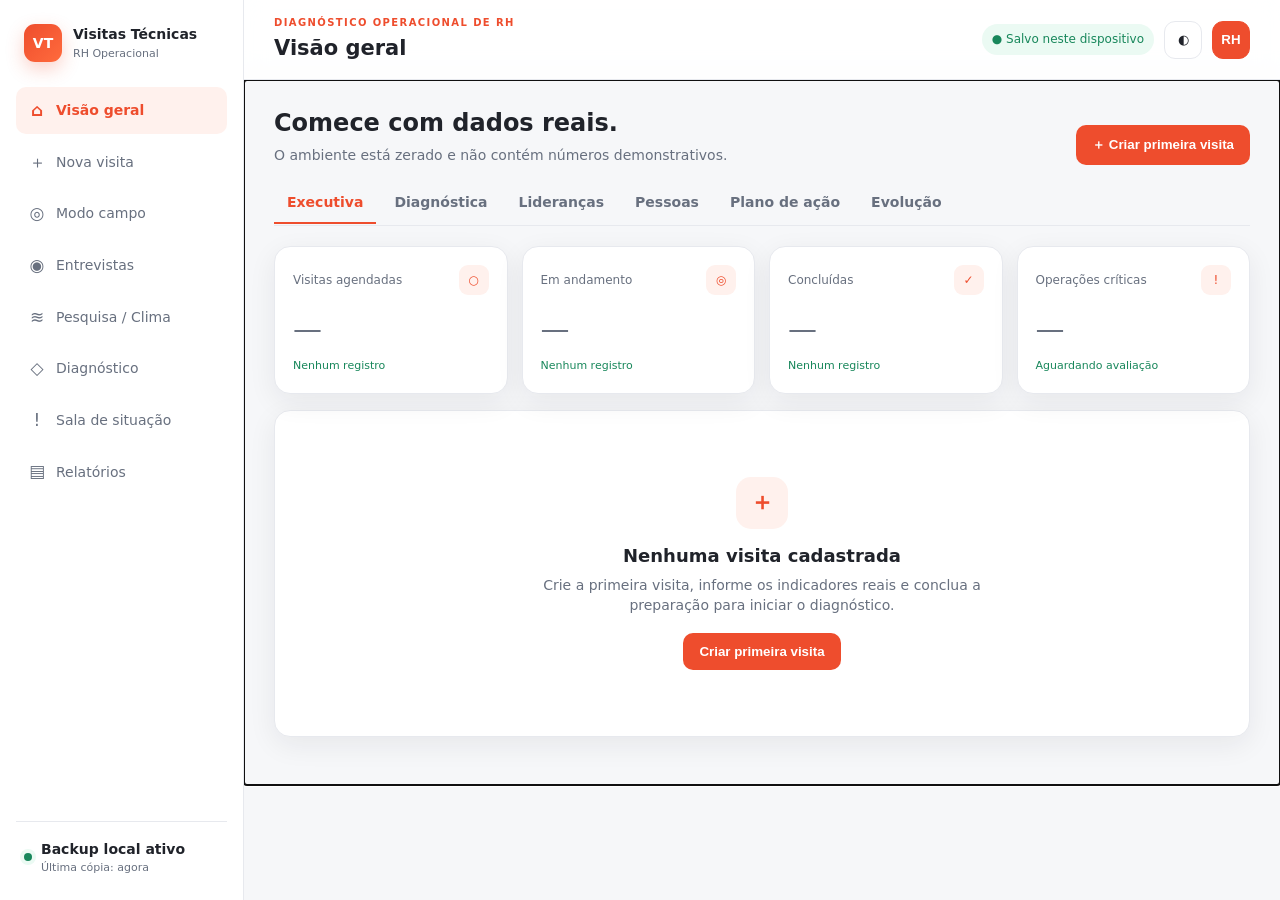
<file: index.html>
<!doctype html>
<html lang="pt-BR">
<head>
  <meta charset="UTF-8">
  <meta name="viewport" content="width=device-width, initial-scale=1.0">
  <meta name="theme-color" content="#ee4d2d">
  <meta name="description" content="Diagnóstico operacional de RH baseado em evidências.">
  <meta property="og:title" content="Visitas Técnicas">
  <meta property="og:description" content="Diagnóstico operacional de RH baseado em evidências.">
  <meta property="og:image" content="./og.png">
  <meta name="twitter:card" content="summary_large_image">
  <title>Visitas Técnicas • RH Operacional</title>
  <link rel="stylesheet" href="styles.css">
  <link rel="stylesheet" href="product.css">
</head>
<body>
  <div class="app-shell">
    <aside class="sidebar" aria-label="Navegação principal">
      <div class="brand"><span class="brand-mark">VT</span><span><b>Visitas Técnicas</b><small>RH Operacional</small></span></div>
      <nav id="main-nav">
        <button class="nav-item active" data-view="dashboard"><span>⌂</span> Visão geral</button>
        <button class="nav-item" data-view="new-visit"><span>＋</span> Nova visita</button>
        <button class="nav-item" data-view="field"><span>◎</span> Modo campo</button>
        <button class="nav-item" data-view="interviews"><span>◉</span> Entrevistas</button>
        <button class="nav-item" data-view="survey"><span>≋</span> Pesquisa / Clima</button>
        <button class="nav-item" data-view="diagnostics"><span>◇</span> Diagnóstico</button>
        <button class="nav-item" data-view="situation"><span>!</span> Sala de situação</button>
        <button class="nav-item" data-view="reports"><span>▤</span> Relatórios</button>
      </nav>
      <div class="sidebar-foot"><span class="pulse"></span><span><b>Backup local ativo</b><small>Última cópia: agora</small></span></div>
    </aside>
    <div class="workspace">
      <header class="topbar">
        <button class="icon-btn mobile-only" id="menu-btn" aria-label="Abrir menu">☰</button>
        <div><p class="eyebrow">DIAGNÓSTICO OPERACIONAL DE RH</p><h1 id="page-title">Visão geral</h1></div>
        <div class="top-actions"><span class="sync-pill">● Salvo neste dispositivo</span><button class="icon-btn" id="theme-toggle" aria-label="Alternar tema">◐</button><button class="avatar" aria-label="Perfil RH">RH</button></div>
      </header>
      <main id="app" tabindex="-1"></main>
    </div>
  </div>
  <script type="module" src="app.js"></script>
</body>
</html>
</file>
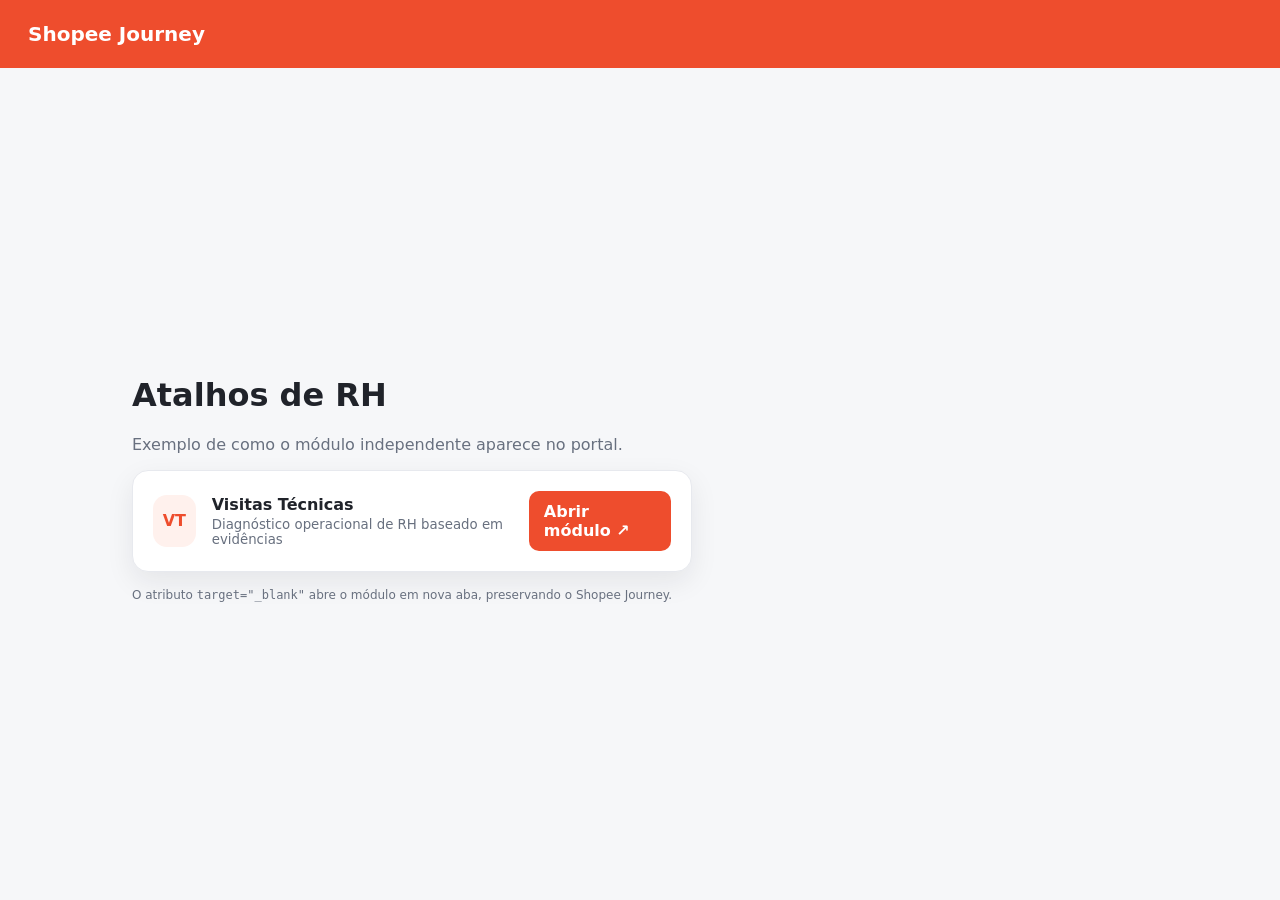
<file: journey-demo.html>
<!doctype html>
<html lang="pt-BR">
<head>
  <meta charset="UTF-8">
  <meta name="viewport" content="width=device-width,initial-scale=1">
  <title>Shopee Journey · Integração demonstrativa</title>
  <style>
    :root{font-family:Inter,system-ui,sans-serif;color:#20232a;background:#f6f7f9}*{box-sizing:border-box}body{margin:0}.journey{min-height:100vh;display:grid;grid-template-rows:68px 1fr}.head{background:#ee4d2d;color:#fff;display:flex;align-items:center;padding:0 28px;font-weight:800;font-size:20px}.content{padding:42px;max-width:1100px;width:100%;margin:auto}.content>p{color:#68707f}.shortcut{display:flex;align-items:center;gap:16px;background:#fff;border:1px solid #e7e9ee;border-radius:16px;padding:20px;max-width:560px;box-shadow:0 10px 28px rgba(20,25,35,.08)}.mark{width:52px;height:52px;background:#fff1ed;color:#ee4d2d;display:grid;place-items:center;border-radius:14px;font-weight:900}.shortcut b,.shortcut small{display:block}.shortcut small{color:#68707f;margin-top:3px}.shortcut a{margin-left:auto;background:#ee4d2d;color:#fff;text-decoration:none;padding:11px 15px;border-radius:10px;font-weight:750}.note{margin-top:16px;font-size:12px;color:#68707f}@media(max-width:600px){.content{padding:22px}.shortcut{align-items:flex-start;flex-wrap:wrap}.shortcut a{margin-left:68px}}
  </style>
</head>
<body>
  <div class="journey"><header class="head">Shopee Journey</header><main class="content"><h1>Atalhos de RH</h1><p>Exemplo de como o módulo independente aparece no portal.</p><article class="shortcut"><span class="mark">VT</span><span><b>Visitas Técnicas</b><small>Diagnóstico operacional de RH baseado em evidências</small></span><a href="./index.html" target="_blank" rel="noopener">Abrir módulo ↗</a></article><p class="note">O atributo <code>target="_blank"</code> abre o módulo em nova aba, preservando o Shopee Journey.</p></main></div>
</body>
</html>
</file>
<file: styles.css>
:root{--orange:#ee4d2d;--orange-2:#ff6b3d;--orange-soft:#fff1ed;--bg:#f6f7f9;--surface:#fff;--text:#20232a;--muted:#68707f;--line:#e7e9ee;--red:#d73737;--red-soft:#fff0f0;--amber:#b36b00;--amber-soft:#fff7e5;--green:#18875b;--green-soft:#ebfaf3;--shadow:0 8px 28px rgba(25,30,45,.07);--radius:16px;--sidebar:244px;color-scheme:light}
[data-theme="dark"]{--bg:#121418;--surface:#1b1e24;--text:#f5f6f8;--muted:#a6adba;--line:#30343d;--orange-soft:#35201a;--red-soft:#331d20;--amber-soft:#32291a;--green-soft:#173127;--shadow:0 12px 36px rgba(0,0,0,.28);color-scheme:dark}
*{box-sizing:border-box}body{margin:0;background:var(--bg);color:var(--text);font:14px/1.45 Inter,ui-sans-serif,system-ui,-apple-system,"Segoe UI",sans-serif}.app-shell{min-height:100vh}.sidebar{position:fixed;inset:0 auto 0 0;width:var(--sidebar);background:var(--surface);border-right:1px solid var(--line);padding:24px 16px;display:flex;flex-direction:column;z-index:30}.brand{display:flex;gap:11px;align-items:center;padding:0 8px 25px}.brand-mark{width:38px;height:38px;border-radius:11px;display:grid;place-items:center;color:white;background:linear-gradient(135deg,var(--orange),var(--orange-2));font-weight:800;box-shadow:0 7px 18px rgba(238,77,45,.25)}.brand small,.sidebar-foot small{display:block;color:var(--muted);font-size:11px;margin-top:1px}nav{display:grid;gap:5px}.nav-item{border:0;background:transparent;color:var(--muted);font:inherit;text-align:left;padding:11px 12px;border-radius:10px;cursor:pointer;display:flex;gap:10px;align-items:center}.nav-item:hover{background:var(--bg);color:var(--text)}.nav-item.active{background:var(--orange-soft);color:var(--orange);font-weight:700}.nav-item span{width:18px;text-align:center;font-size:17px}.sidebar-foot{margin-top:auto;border-top:1px solid var(--line);padding:17px 8px 0;display:flex;gap:9px;align-items:center}.pulse{width:8px;height:8px;background:var(--green);border-radius:50%;box-shadow:0 0 0 4px var(--green-soft)}.workspace{margin-left:var(--sidebar)}.topbar{height:80px;position:sticky;top:0;background:color-mix(in srgb,var(--surface) 91%,transparent);backdrop-filter:blur(12px);border-bottom:1px solid var(--line);z-index:20;display:flex;align-items:center;justify-content:space-between;padding:0 30px}.topbar h1{font-size:21px;margin:0}.eyebrow{font-size:10px;letter-spacing:.14em;color:var(--orange);font-weight:800;margin:0 0 2px}.top-actions{display:flex;align-items:center;gap:10px}.sync-pill{font-size:12px;color:var(--green);background:var(--green-soft);padding:7px 10px;border-radius:999px}.icon-btn,.avatar{border:1px solid var(--line);background:var(--surface);color:var(--text);width:38px;height:38px;border-radius:11px;cursor:pointer}.avatar{background:var(--orange);color:#fff;border-color:var(--orange);font-weight:800}.mobile-only{display:none}main{padding:26px 30px 48px;max-width:1500px;margin:auto}.page-intro{display:flex;align-items:flex-end;justify-content:space-between;gap:20px;margin-bottom:22px}.page-intro h2{font-size:24px;margin:0 0 4px}.page-intro p{margin:0;color:var(--muted)}.btn{border:0;border-radius:10px;background:var(--orange);color:#fff;padding:11px 16px;font-weight:750;cursor:pointer}.btn.secondary{background:var(--surface);color:var(--text);border:1px solid var(--line)}.cards{display:grid;grid-template-columns:repeat(4,1fr);gap:14px;margin-bottom:16px}.metric-card,.panel{background:var(--surface);border:1px solid var(--line);border-radius:var(--radius);box-shadow:var(--shadow)}.metric-card{padding:18px}.metric-head{display:flex;justify-content:space-between;align-items:center;color:var(--muted);font-size:12px}.metric-icon{width:30px;height:30px;display:grid;place-items:center;border-radius:9px;background:var(--orange-soft);color:var(--orange)}.metric-value{font-size:29px;font-weight:820;letter-spacing:-.03em;margin:13px 0 4px}.delta{font-size:11px;color:var(--green)}.delta.bad{color:var(--red)}.grid-main{display:grid;grid-template-columns:1.5fr 1fr;gap:16px}.panel{padding:20px}.panel-head{display:flex;justify-content:space-between;align-items:center;margin-bottom:18px}.panel-head h3{font-size:16px;margin:0}.tag{font-size:10px;padding:5px 8px;border-radius:999px;font-weight:800;text-transform:uppercase;letter-spacing:.05em}.tag.critical{color:var(--red);background:var(--red-soft)}.score-hero{display:flex;gap:22px;align-items:center}.score-ring{width:112px;aspect-ratio:1;border-radius:50%;background:conic-gradient(var(--red) 0 38%,var(--line) 38%);display:grid;place-items:center;position:relative}.score-ring:after{content:"";position:absolute;inset:10px;border-radius:50%;background:var(--surface)}.score-ring span{position:relative;z-index:1;font-size:30px;font-weight:850}.score-ring small{font-size:11px;color:var(--muted)}.score-copy h3{margin:0 0 6px;font-size:19px}.score-copy p{margin:0;color:var(--muted);max-width:430px}.dimension-list{margin-top:21px;display:grid;gap:12px}.dimension-row{display:grid;grid-template-columns:150px 1fr 38px;gap:10px;align-items:center;font-size:12px}.bar{height:8px;background:var(--line);border-radius:99px;overflow:hidden}.bar>span{display:block;height:100%;border-radius:inherit;background:var(--red)}.dimension-row b{text-align:right}.risk-list{display:grid;gap:10px}.risk-card{border:1px solid var(--line);border-radius:12px;padding:13px;display:grid;grid-template-columns:auto 1fr auto;gap:11px;align-items:center}.risk-number{width:28px;height:28px;border-radius:9px;background:var(--red-soft);color:var(--red);display:grid;place-items:center;font-weight:800}.risk-card b{display:block;font-size:13px}.risk-card small{color:var(--muted)}.deadline{font-size:11px;color:var(--red);font-weight:700}.mini-note{margin-top:14px;padding:12px;border-radius:11px;background:var(--orange-soft);color:var(--text);font-size:12px}.mini-note b{color:var(--orange)}
@media(max-width:1000px){.cards{grid-template-columns:repeat(2,1fr)}.grid-main{grid-template-columns:1fr}.sidebar{transform:translateX(-100%);transition:.2s}.sidebar.open{transform:none}.workspace{margin-left:0}.mobile-only{display:block}.topbar{padding:0 18px}main{padding:20px 18px}.sync-pill{display:none}}
@media(max-width:600px){.cards{grid-template-columns:1fr 1fr;gap:9px}.metric-card{padding:14px}.metric-value{font-size:23px}.page-intro{align-items:flex-start;flex-direction:column}.score-hero{align-items:flex-start}.score-ring{width:92px}.dimension-row{grid-template-columns:105px 1fr 32px}.topbar h1{font-size:18px}}
</file>
<file: product.css>
.score-ring{background:conic-gradient(var(--red) 0 calc(var(--score,38)*1%),var(--line) calc(var(--score,38)*1%))}
.muted{color:var(--muted);font-size:12px}.top-gap{margin-top:16px}.button-row{display:flex;gap:8px}.btn:disabled{opacity:.45;cursor:not-allowed}.btn.wide{width:100%;margin-top:14px}.btn.secondary:hover{border-color:var(--orange);color:var(--orange)}.tag.neutral{background:var(--bg);color:var(--muted)}.tag.warning{background:var(--amber-soft);color:var(--amber)}.tag.success{background:var(--green-soft);color:var(--green)}.bar.orange>span{background:var(--orange)}.bar.red>span{background:var(--red)}.bar.amber>span{background:#d78914}.bar.green>span{background:var(--green)}
.subnav{display:flex;gap:5px;overflow:auto;border-bottom:1px solid var(--line);margin:-5px 0 20px;padding-bottom:1px}.subnav-item{border:0;background:transparent;color:var(--muted);font:inherit;font-weight:650;padding:10px 13px;border-bottom:2px solid transparent;white-space:nowrap;cursor:pointer}.subnav-item.active{color:var(--orange);border-color:var(--orange)}
.evidence-table{overflow:auto}table{width:100%;border-collapse:collapse;min-width:700px}th{text-align:left;color:var(--muted);font-size:10px;text-transform:uppercase;letter-spacing:.05em;padding:10px;border-bottom:1px solid var(--line)}td{padding:12px 10px;border-bottom:1px solid var(--line)}td small{display:block;color:var(--muted);font-size:10px}.score-number{font-size:17px}.score-number.bad{color:var(--red)}
.visit-table{overflow:auto}.visit-row{display:grid;grid-template-columns:130px 2fr 1fr 110px 50px;gap:12px;align-items:center;padding:11px;border-bottom:1px solid var(--line);min-width:720px}.visit-row.header{background:var(--bg);border-radius:9px;color:var(--muted);font-size:9px;text-transform:uppercase;font-weight:700}.visit-row strong{font-size:17px}.visit-row strong.bad{color:var(--red)}
.privacy-callout,.divergence-alert{border-radius:14px;padding:15px 17px;display:flex;align-items:center;gap:13px;margin-bottom:16px}.privacy-callout{background:var(--orange-soft);border:1px solid color-mix(in srgb,var(--orange) 28%,var(--line))}.privacy-callout>span,.divergence-alert>span{font-size:22px}.privacy-callout p,.divergence-alert p{margin:3px 0;color:var(--muted)}.leader-grid{display:grid;grid-template-columns:repeat(3,1fr);gap:14px}.leader-card{border:1px solid var(--line);border-radius:14px;padding:15px}.leader-head{display:grid;grid-template-columns:auto 1fr auto;align-items:center;gap:9px}.avatar.small{width:34px;height:34px;border-radius:10px;display:grid;place-items:center;font-size:11px}.leader-head small,.leader-head b{display:block}.leader-head small{color:var(--muted);font-size:11px}.leader-score{display:flex;align-items:baseline;gap:8px;margin:20px 0 8px}.leader-score b{font-size:28px}.leader-score span{font-size:10px;color:var(--muted)}.leader-stats{display:flex;justify-content:space-between;margin-top:12px;font-size:11px;color:var(--muted)}
.hbar{display:grid;grid-template-columns:100px 1fr 48px;gap:10px;align-items:center;margin:18px 0}.hbar b{text-align:right}.insight-list{display:grid;gap:10px}.insight-list p{margin:0;border:1px solid var(--line);padding:12px;border-radius:11px}.insight-list b,.insight-list span{display:block}.insight-list b{font-size:16px}.insight-list span{font-size:11px;color:var(--muted)}
.axis-grid{display:grid;grid-template-columns:1fr 1fr;gap:13px 24px}.axis-grid>div{display:grid;grid-template-columns:145px 1fr 32px;align-items:center;gap:9px;font-size:11px}.axis-grid b{text-align:right}
.action-board{display:grid;grid-template-columns:repeat(3,1fr);gap:12px}.action-column{background:var(--bg);border-radius:13px;padding:11px;min-height:280px}.column-title{display:flex;justify-content:space-between;padding:4px 3px 12px}.column-title span{background:var(--surface);border:1px solid var(--line);border-radius:99px;padding:1px 7px;font-size:11px}.action-card{background:var(--surface);border:1px solid var(--line);border-radius:12px;padding:12px;margin-bottom:9px;box-shadow:0 3px 12px rgba(20,25,35,.04)}.action-card>div:first-child{display:flex;justify-content:space-between}.more-btn{background:none;border:0;color:var(--muted)}.action-card>b,.action-card>small{display:block;margin-top:9px}.action-card>small{color:var(--muted)}.action-foot{border-top:1px solid var(--line);padding-top:9px;margin-top:10px;display:flex;justify-content:space-between;font-size:10px;color:var(--muted)}.action-foot button{border:0;background:none;color:var(--orange);font-weight:700;cursor:pointer}.done{color:var(--green)}.empty-mini{padding:22px;text-align:center;color:var(--muted);border:1px dashed var(--line);border-radius:10px}
.trend-chart{height:240px;position:relative;border-left:1px solid var(--line);border-bottom:1px solid var(--line);background:repeating-linear-gradient(to bottom,transparent 0,transparent 59px,var(--line) 60px);margin:20px 16px 35px}.trend-line{position:absolute;inset:0}.trend-line:before{content:"";position:absolute;left:0;bottom:18%;width:100%;height:35%;background:var(--orange-soft);clip-path:polygon(0 66%,33% 45%,66% 26%,100% 0,100% 100%,0 100%)}.trend-line:after{content:"";position:absolute;left:0;bottom:18%;width:100%;height:35%;border-top:3px solid var(--orange);transform:skewY(-10deg);transform-origin:left bottom}.trend-line span{position:absolute;width:11px;height:11px;border-radius:50%;background:var(--orange);border:3px solid var(--surface);box-shadow:0 0 0 2px var(--orange);z-index:2}.trend-labels{position:absolute;left:0;right:0;bottom:-40px;display:flex;justify-content:space-between;font-size:10px;color:var(--muted)}.chart-note{color:var(--muted);font-size:11px}.compare-list>div{display:grid;grid-template-columns:1fr 1fr auto;gap:8px;padding:13px 0;border-bottom:1px solid var(--line)}.change{font-size:10px;border-radius:99px;padding:3px 7px}.change.improved{color:var(--green);background:var(--green-soft)}.change.worse{color:var(--red);background:var(--red-soft)}.change.same{color:var(--muted);background:var(--bg)}.timeline{margin-top:16px;padding-left:32px}.timeline-item{position:relative;display:grid;grid-template-columns:65px 1fr;gap:15px;padding:0 0 22px 16px;border-left:1px solid var(--line)}.timeline-dot{position:absolute;left:-5px;top:4px;width:9px;height:9px;border-radius:50%;background:var(--line)}.timeline-dot.active{background:var(--orange);box-shadow:0 0 0 5px var(--orange-soft)}.timeline-item time{color:var(--muted);font-size:11px}.timeline-item small,.timeline-item b{display:block}.timeline-item small{color:var(--muted)}
.form-layout{display:grid;grid-template-columns:minmax(0,1.6fr) minmax(290px,.7fr);gap:16px}.form-panel{padding:24px}.section-title{display:flex;align-items:flex-start;gap:11px;margin-bottom:18px}.section-title>span{width:29px;height:29px;border-radius:9px;background:var(--orange-soft);color:var(--orange);display:grid;place-items:center;font-weight:800;flex:0 0 auto}.section-title h3,.section-title p{margin:0}.section-title p{color:var(--muted);font-size:11px}.section-title.compact{margin-top:28px}.form-grid{display:grid;grid-template-columns:repeat(2,1fr);gap:15px}.form-grid label,.kpi-inputs label,.full-label,.survey-builder label{font-size:11px;font-weight:700;color:var(--muted)}.span-2{grid-column:1/-1}input,select,textarea{width:100%;border:1px solid var(--line);background:var(--surface);color:var(--text);border-radius:9px;padding:10px 11px;font:inherit;outline:none;margin-top:5px}input:focus,select:focus,textarea:focus{border-color:var(--orange);box-shadow:0 0 0 3px var(--orange-soft)}textarea{min-height:78px;resize:vertical}.kpi-inputs{display:grid;grid-template-columns:repeat(4,1fr);gap:10px}.form-actions{display:flex;justify-content:space-between;align-items:center;border-top:1px solid var(--line);margin-top:24px;padding-top:18px}.prep-panel{align-self:start;position:sticky;top:100px}.checklist{display:grid;margin:15px 0}.checklist label{display:flex;align-items:flex-start;gap:9px;padding:11px 0;border-bottom:1px solid var(--line);cursor:pointer}.checklist input{width:18px;height:18px;margin:1px 0;accent-color:var(--orange)}.checklist b,.checklist small{display:block}.checklist small{font-size:10px;color:var(--muted);font-weight:400}.safety-note{background:var(--green-soft);color:var(--green);padding:10px;border-radius:9px;font-size:10px}
.field-shell{display:grid;grid-template-columns:238px minmax(0,1fr);gap:24px;margin:-26px -30px -48px;min-height:calc(100vh - 80px)}.field-steps{background:var(--surface);border-right:1px solid var(--line);padding:19px 12px}.field-operation{display:flex;gap:10px;align-items:flex-start;padding:4px 7px 16px;border-bottom:1px solid var(--line)}.field-operation b,.field-operation small{display:block}.field-operation b{font-size:11px}.field-operation small{font-size:9px;color:var(--muted)}.live-dot{margin-top:4px;width:8px;height:8px;border-radius:50%;background:var(--orange);box-shadow:0 0 0 4px var(--orange-soft)}.step-list{margin-top:12px;display:grid}.step-item{display:grid;grid-template-columns:25px 1fr;gap:7px;align-items:center;border:0;background:none;color:var(--muted);text-align:left;padding:6px;border-radius:8px;cursor:pointer;font:inherit}.step-item>span{width:23px;height:23px;border-radius:7px;background:var(--bg);display:grid;place-items:center;font-size:9px}.step-item b{font-size:10px}.step-item.active{background:var(--orange-soft);color:var(--orange)}.step-item.active>span{background:var(--orange);color:#fff}.step-item.done>span{background:var(--green-soft);color:var(--green)}.field-content{padding:26px 30px 48px;max-width:1050px;width:100%;margin:0 auto}.field-top{display:flex;justify-content:space-between;gap:20px}.field-top h2,.field-top p{margin:0}.field-top>div>p:last-child{color:var(--muted);margin-top:4px}.sync-box{align-self:flex-start;color:var(--green);background:var(--green-soft);padding:7px 10px;border-radius:99px;font-size:10px}.field-progress{display:grid;grid-template-columns:1fr 35px;gap:10px;align-items:center;margin:17px 0}.field-progress>span{font-size:10px;color:var(--muted)}.field-card{padding:23px;box-shadow:none}.field-actions{display:flex;justify-content:space-between;margin-top:16px}.full-label{display:block;margin-top:17px}.source-grid{display:grid;grid-template-columns:repeat(3,1fr);gap:10px}.source-grid article{border:1px solid var(--line);border-radius:12px;padding:14px}.source-grid b{display:block}.source-grid p{font-size:10px;color:var(--muted);min-height:32px}.source-grid input{font-size:20px;font-weight:800}.source-icon{width:28px;height:28px;display:grid;place-items:center;background:var(--orange-soft);color:var(--orange);border-radius:8px;margin-bottom:10px}.calculated-score{display:grid;grid-template-columns:1fr auto;align-items:center;margin-top:12px;padding:13px;background:var(--bg);border-radius:11px}.calculated-score b{font-size:24px;color:var(--orange)}.calculated-score small{grid-column:1/-1;color:var(--muted)}.behavior-guide{background:var(--orange-soft);padding:14px;border-radius:11px}.behavior-guide>p{display:grid;grid-template-columns:repeat(5,1fr);gap:8px;margin:9px 0 0}.behavior-guide p span{font-size:9px}.behavior-guide p b{color:var(--orange)}.criteria-list{margin-top:14px}.criterion{display:grid;grid-template-columns:1fr 72px;gap:12px;align-items:center;padding:10px 0;border-bottom:1px solid var(--line)}.criterion b,.criterion small{display:block}.criterion small{color:var(--muted);font-size:9px}.criterion select{font-weight:800;font-size:16px;text-align:center}.divider{height:1px;background:var(--line);margin:24px 0}.cause-chips{display:flex;flex-wrap:wrap;gap:7px;margin:14px 0}.cause-chips input{display:none}.cause-chips span{display:block;border:1px solid var(--line);border-radius:99px;padding:6px 10px;font-size:10px;cursor:pointer}.cause-chips input:checked+span{border-color:var(--orange);color:var(--orange);background:var(--orange-soft)}.confidence-card{display:flex;justify-content:space-between;align-items:center;background:var(--green-soft);color:var(--green);padding:12px 15px;border-radius:11px}.confidence-card b,.confidence-card small{display:block}.confidence-card small{font-size:9px}.confidence-card strong{font-size:22px}.empty-focus{text-align:center;padding:40px 20px}.big-icon{display:grid;place-items:center;margin:auto;width:48px;height:48px;border-radius:14px;background:var(--orange-soft);color:var(--orange);font-size:22px}.empty-focus h3{margin:15px 0 5px}.empty-focus p{color:var(--muted);max-width:520px;margin:0 auto 17px}.summary-chips{display:flex;justify-content:center;gap:8px;margin-top:18px}.summary-chips span{background:var(--bg);border-radius:99px;padding:6px 9px;font-size:9px;color:var(--muted)}.finding-list{display:grid;gap:10px;margin-bottom:13px}.finding-list article{border:1px solid var(--line);border-radius:12px;padding:13px}.finding-list article>div{display:flex;align-items:center;justify-content:space-between;color:var(--muted);font-size:10px}.finding-list h4{margin:9px 0 4px}.finding-list p,.finding-list small{color:var(--muted);font-size:10px}.closing-summary{display:flex;align-items:center;gap:17px}.closing-score{width:72px;height:72px;display:grid;place-items:center;border-radius:50%;background:var(--orange-soft);color:var(--orange);font-size:26px;font-weight:800}.closing-score small{font-size:10px}.closing-summary h3,.closing-summary p{margin:0}.closing-summary p{color:var(--muted)}.validation-list{display:grid;grid-template-columns:1fr 1fr;gap:8px;margin:20px 0}.validation-list p{margin:0;padding:10px;border-radius:9px;font-size:10px}.validation-list .ok{background:var(--green-soft);color:var(--green)}.warning-text{background:var(--amber-soft);color:var(--amber)}
.interview-tabs{display:flex;gap:8px;margin-bottom:14px}.interview-tabs button{border:1px solid var(--line);background:var(--surface);color:var(--muted);border-radius:10px;padding:9px 12px;font:inherit;cursor:pointer}.interview-tabs button.active{color:var(--orange);border-color:var(--orange);background:var(--orange-soft)}.interview-tabs span{margin-left:8px;border-radius:99px;background:var(--bg);padding:2px 6px;font-size:9px}.interview-layout{display:grid;grid-template-columns:285px 1fr;gap:14px}.interview-list{align-self:start;padding:8px;position:sticky;top:96px}.interview-list button{width:100%;display:grid;grid-template-columns:auto 1fr auto;gap:9px;align-items:center;border:0;background:transparent;color:var(--text);padding:10px;border-radius:10px;text-align:left;cursor:pointer}.interview-list button.active{background:var(--orange-soft)}.interview-list b,.interview-list small{display:block}.interview-list small{font-size:9px;color:var(--muted)}.interview-list em{font-style:normal;font-weight:800;color:var(--orange)}.interview-form{padding:22px}.interview-header{display:flex;justify-content:space-between;border-bottom:1px solid var(--line);padding-bottom:15px}.interview-header h3,.interview-header p{margin:0}.question-list article{padding:17px 0;border-bottom:1px solid var(--line)}.question-head{display:flex;align-items:flex-start;gap:10px}.question-head span{color:var(--orange);font-size:10px;font-weight:800}.question-list textarea{margin-left:26px;width:calc(100% - 26px);min-height:65px}.finding-link{margin-left:26px;border:0;background:none;color:var(--orange);font-size:10px;font-weight:700;cursor:pointer}.diagnostic-hero{display:grid;grid-template-columns:auto 1fr 320px;align-items:center;gap:25px;margin-bottom:14px}.score-ring.large{width:132px}.diagnostic-hero h2{font-size:28px;color:var(--red);margin:2px 0}.diagnostic-hero p{color:var(--muted)}.score-chips{display:flex;gap:7px}.score-chips span{font-size:10px;background:var(--bg);padding:6px 8px;border-radius:8px}.confidence-explain{background:var(--green-soft);padding:13px;border-radius:11px;color:var(--green)}.confidence-explain p{font-size:10px;margin:5px 0 0;color:inherit}.divergence-alert{background:var(--red-soft);border:1px solid color-mix(in srgb,var(--red) 28%,var(--line));color:var(--red)}.divergence-alert .btn{margin-left:auto}.cause-rank{display:grid;gap:13px}.cause-rank>div{display:grid;grid-template-columns:25px 150px 1fr 40px;align-items:center;gap:8px}.cause-rank>div>span{background:var(--bg);width:24px;height:24px;display:grid;place-items:center;border-radius:7px}.cause-rank em{font-style:normal;text-align:right;font-size:10px}.critical-row{display:flex;justify-content:space-between;align-items:center;border-bottom:1px solid var(--line);padding:11px 0}.critical-row>span:first-child{display:flex;align-items:center;gap:8px}.critical-row>span:last-child{font-size:18px;font-weight:800}.critical-row small{font-size:8px;color:var(--muted)}
.situation-head{display:grid;grid-template-columns:1fr 1.5fr 1fr;background:linear-gradient(120deg,#c93322,var(--orange));color:#fff;border-radius:18px;padding:22px;margin-bottom:16px;box-shadow:0 14px 35px rgba(238,77,45,.22)}.situation-head article{padding:0 20px;border-right:1px solid rgba(255,255,255,.25)}.situation-head article:last-child{border:0}.situation-head p,.situation-head span{margin:0;opacity:.8;font-size:10px}.score-block>b{display:block;font-size:45px;line-height:1}.critical-dims{display:flex;gap:8px;margin-top:9px}.critical-dims span{display:flex;flex-direction:column;background:rgba(255,255,255,.14);padding:8px 12px;border-radius:9px}.critical-dims b{font-size:20px}.date-big{display:block;font-size:26px}.situation-actions>div{display:grid;grid-template-columns:30px 1fr auto;gap:10px;align-items:center;padding:11px 0;border-bottom:1px solid var(--line)}.situation-actions>div>span{width:26px;height:26px;border-radius:8px;background:var(--red-soft);color:var(--red);display:grid;place-items:center;font-weight:800}.situation-actions b,.situation-actions small{display:block}.situation-actions small{color:var(--muted);font-size:9px}.situation-actions time{font-size:10px;color:var(--red);font-weight:700}.risk-meter{display:grid;gap:16px}.risk-meter>div>span{display:flex;justify-content:space-between;margin-bottom:6px}.risk-meter small{color:var(--muted)}.owner-table{display:grid}.owner-row{display:grid;grid-template-columns:2fr 1.2fr .7fr .8fr;gap:12px;align-items:center;padding:11px;border-bottom:1px solid var(--line);font-size:11px}.owner-row.header{font-size:9px;text-transform:uppercase;color:var(--muted);font-weight:700;background:var(--bg);border-radius:9px}.owner-row small,.owner-row b{display:block}
.report-paper{background:var(--surface);border:1px solid var(--line);box-shadow:var(--shadow);max-width:1000px;margin:auto;padding:38px 45px;border-radius:4px}.report-header{display:flex;justify-content:space-between;align-items:flex-start;border-bottom:3px solid var(--orange);padding-bottom:20px}.report-header p{font-size:9px;letter-spacing:.16em;color:var(--orange);font-weight:800;margin:0}.report-header h2{font-size:28px;margin:4px 0}.report-header>div>span{color:var(--muted)}.report-summary{display:grid;grid-template-columns:repeat(4,1fr);gap:10px;margin:24px 0}.report-summary>div{background:var(--bg);padding:13px;border-radius:10px}.report-summary span,.report-summary small,.report-summary b{display:block}.report-summary span,.report-summary small{font-size:9px;color:var(--muted)}.report-summary b{font-size:23px}.report-paper section{margin-top:26px}.report-paper section>h3{font-size:16px}.report-list{padding-left:20px}.report-list li{padding:8px 0;border-bottom:1px solid var(--line)}.report-list b,.report-list span{display:block}.report-list span{font-size:10px;color:var(--muted)}.report-warning{background:var(--amber-soft);color:var(--amber);padding:13px;border-radius:9px;margin-top:25px}.report-warning p{margin:3px 0 0;font-size:10px}.report-finding{border-left:3px solid var(--orange);padding:5px 15px;margin:18px 0}.report-finding h4{margin:0 0 10px}.report-finding dl{display:grid;grid-template-columns:120px 1fr;margin:0;font-size:11px}.report-finding dt{font-weight:800;padding:5px;color:var(--muted)}.report-finding dd{margin:0;padding:5px}.cadence{display:grid;grid-template-columns:repeat(3,1fr);gap:10px}.cadence>div{border:1px solid var(--line);border-top:3px solid var(--orange);padding:12px;border-radius:9px}.cadence p{font-size:10px;color:var(--muted)}.survey-results{display:grid;gap:14px}.survey-results>div{display:grid;grid-template-columns:220px 1fr 38px;gap:10px;align-items:center;font-size:11px}.prompt-cards{display:grid;gap:10px}.prompt-cards>div{border:1px solid var(--line);border-left:3px solid var(--orange);border-radius:9px;padding:11px}.prompt-cards p{font-size:10px;color:var(--muted);margin:3px 0}.survey-builder{display:grid;grid-template-columns:1fr 1fr 1fr auto;gap:12px;align-items:end}.survey-builder .btn{height:41px}
.toast{position:fixed;right:22px;bottom:22px;background:#20232a;color:#fff;padding:12px 16px;border-radius:10px;box-shadow:0 12px 30px rgba(0,0,0,.25);transform:translateY(20px);opacity:0;transition:.2s;z-index:100;font-size:12px}.toast.show{transform:none;opacity:1}.toast.success{border-left:4px solid #29b77b}.toast.error{border-left:4px solid #ef4a4a}
.empty-state{text-align:center;padding:46px 20px;max-width:620px;margin:auto}.empty-state>span{width:52px;height:52px;display:grid;place-items:center;margin:0 auto 14px;border-radius:15px;background:var(--orange-soft);color:var(--orange);font-size:24px;font-weight:800}.empty-state h3{font-size:18px;margin:0 0 6px}.empty-state p{color:var(--muted);margin:0 auto 18px;max-width:480px}.empty-value{color:var(--muted)}.clean-list-row{display:grid;grid-template-columns:1.5fr 1fr auto;gap:12px;align-items:center;padding:13px 0;border-bottom:1px solid var(--line)}.interview-identification{display:grid;grid-template-columns:1fr 1fr;gap:12px;margin:18px 0}.interview-identification label{font-size:11px;font-weight:700;color:var(--muted)}.report-status{font-size:14px!important;margin-top:7px}.metric-value.empty-value{font-weight:500}
@media(max-width:1100px){.leader-grid{grid-template-columns:1fr}.diagnostic-hero{grid-template-columns:auto 1fr}.confidence-explain{grid-column:1/-1}.field-shell{grid-template-columns:210px 1fr}.behavior-guide>p{grid-template-columns:1fr 1fr}.form-layout{grid-template-columns:1fr}.prep-panel{position:static}.survey-builder{grid-template-columns:1fr 1fr}.situation-head{grid-template-columns:1fr}.situation-head article{border-right:0;border-bottom:1px solid rgba(255,255,255,.25);padding:12px}.action-board{grid-template-columns:1fr}.interview-layout{grid-template-columns:230px 1fr}}
@media(max-width:1000px){.field-shell{margin:-20px -18px -48px;grid-template-columns:1fr}.field-steps{display:none}.field-content{padding:20px 18px}.interview-layout{grid-template-columns:1fr}.interview-list{position:static}.owner-row{grid-template-columns:1.5fr 1fr .7fr}.owner-row>*:last-child{display:none}}
@media(max-width:700px){.form-grid,.source-grid,.kpi-inputs,.interview-identification{grid-template-columns:1fr}.span-2{grid-column:auto}.leader-grid{grid-template-columns:1fr}.diagnostic-hero{grid-template-columns:1fr;text-align:center}.diagnostic-hero .score-ring{margin:auto}.score-chips{justify-content:center}.situation-head{padding:10px}.report-paper{padding:24px 18px}.report-summary{grid-template-columns:1fr 1fr}.report-header{gap:12px}.report-header .tag{display:none}.cadence{grid-template-columns:1fr}.survey-results>div{grid-template-columns:1fr 40px}.survey-results>div>.bar{grid-column:1}.survey-builder{grid-template-columns:1fr}.validation-list{grid-template-columns:1fr}.cause-rank>div{grid-template-columns:25px 110px 1fr 35px}.field-top{flex-direction:column}.sync-box{align-self:flex-start}.interview-tabs{overflow:auto}.interview-tabs button{white-space:nowrap}.page-intro .button-row{width:100%}.button-row .btn{flex:1}.cards.survey-cards{grid-template-columns:1fr}.report-finding dl{grid-template-columns:1fr}.report-finding dd{padding-bottom:10px}}
@media print{.sidebar,.topbar,.page-intro,.subnav{display:none!important}.workspace{margin:0}main{padding:0}.report-paper{border:0;box-shadow:none;max-width:none;padding:0}.report-paper .tag{print-color-adjust:exact}.report-paper section{break-inside:avoid}}
</file>
